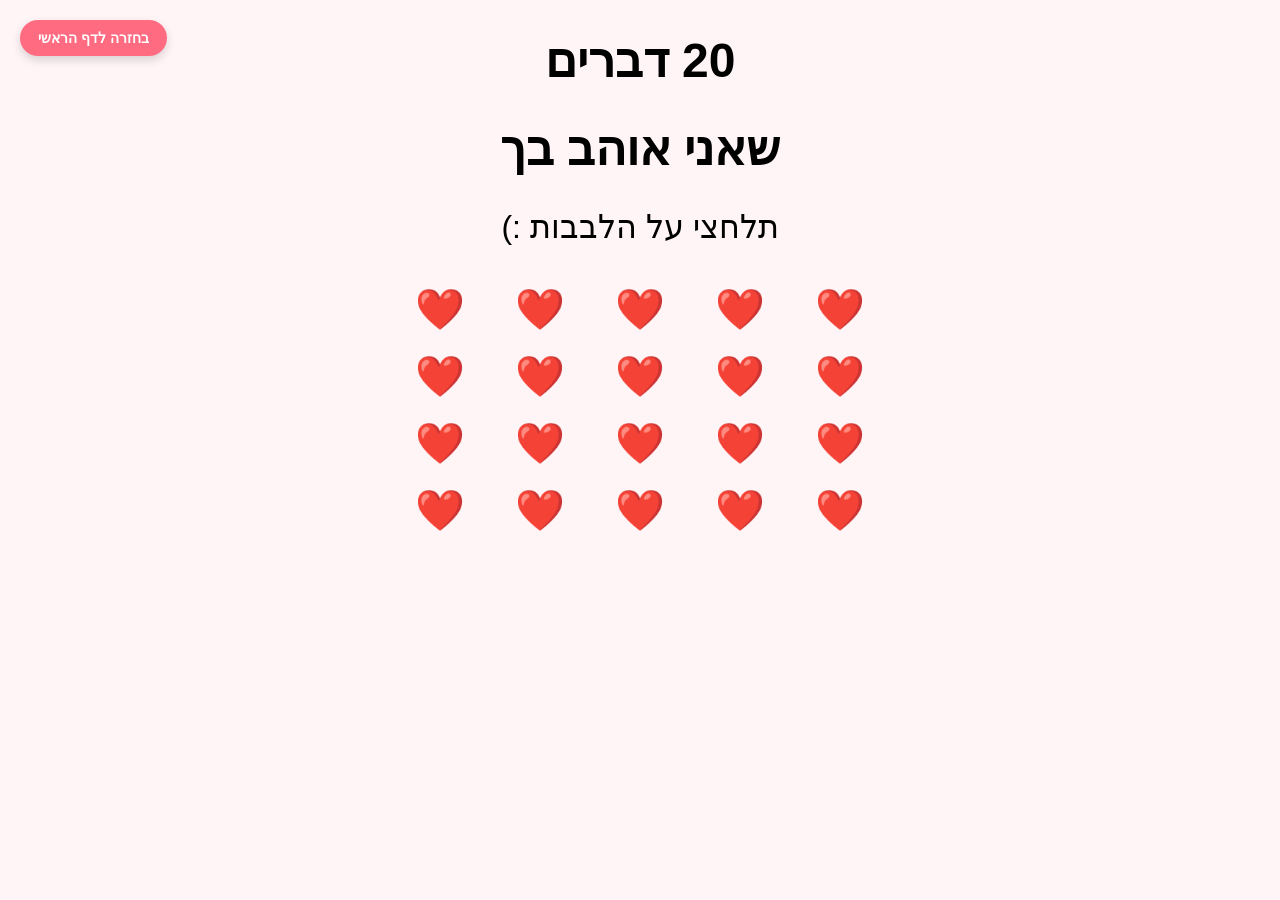
<file: pages/20-reasons-why.html>
<!DOCTYPE html>
<html lang="en">
<head>
<meta charset="UTF-8">
<meta name="viewport" content="width=device-width, initial-scale=1.0">
<title>20 דברים</title>
<link rel="stylesheet" href="../styles/love.css">
<link rel="stylesheet" href="../styles/home-button.css">
</head>

<body dir="rtl">

<h1>20 דברים</h1>
<h1>שאני אוהב בך</h1>
<p id="p1">תלחצי על הלבבות :)</p>

<div class="container">

<div class="heart" onclick="reveal(0)">❤️</div>
<div class="heart" onclick="reveal(1)">❤️</div>
<div class="heart" onclick="reveal(2)">❤️</div>
<div class="heart" onclick="reveal(3)">❤️</div>
<div class="heart" onclick="reveal(4)">❤️</div>
<div class="heart" onclick="reveal(5)">❤️</div>
<div class="heart" onclick="reveal(6)">❤️</div>
<div class="heart" onclick="reveal(7)">❤️</div>
<div class="heart" onclick="reveal(8)">❤️</div>
<div class="heart" onclick="reveal(9)">❤️</div>

<div class="heart" onclick="reveal(10)">❤️</div>
<div class="heart" onclick="reveal(11)">❤️</div>
<div class="heart" onclick="reveal(12)">❤️</div>
<div class="heart" onclick="reveal(13)">❤️</div>
<div class="heart" onclick="reveal(14)">❤️</div>
<div class="heart" onclick="reveal(15)">❤️</div>
<div class="heart" onclick="reveal(16)">❤️</div>
<div class="heart" onclick="reveal(17)">❤️</div>
<div class="heart" onclick="reveal(18)">❤️</div>
<div class="heart" onclick="reveal(19)">❤️</div>

</div>

<div id="message"></div>
<a href="../index.html" class="home-button">בחזרה לדף הראשי</a>

<script src="../scripts/love.js"></script>

</body>
</html>
</file>
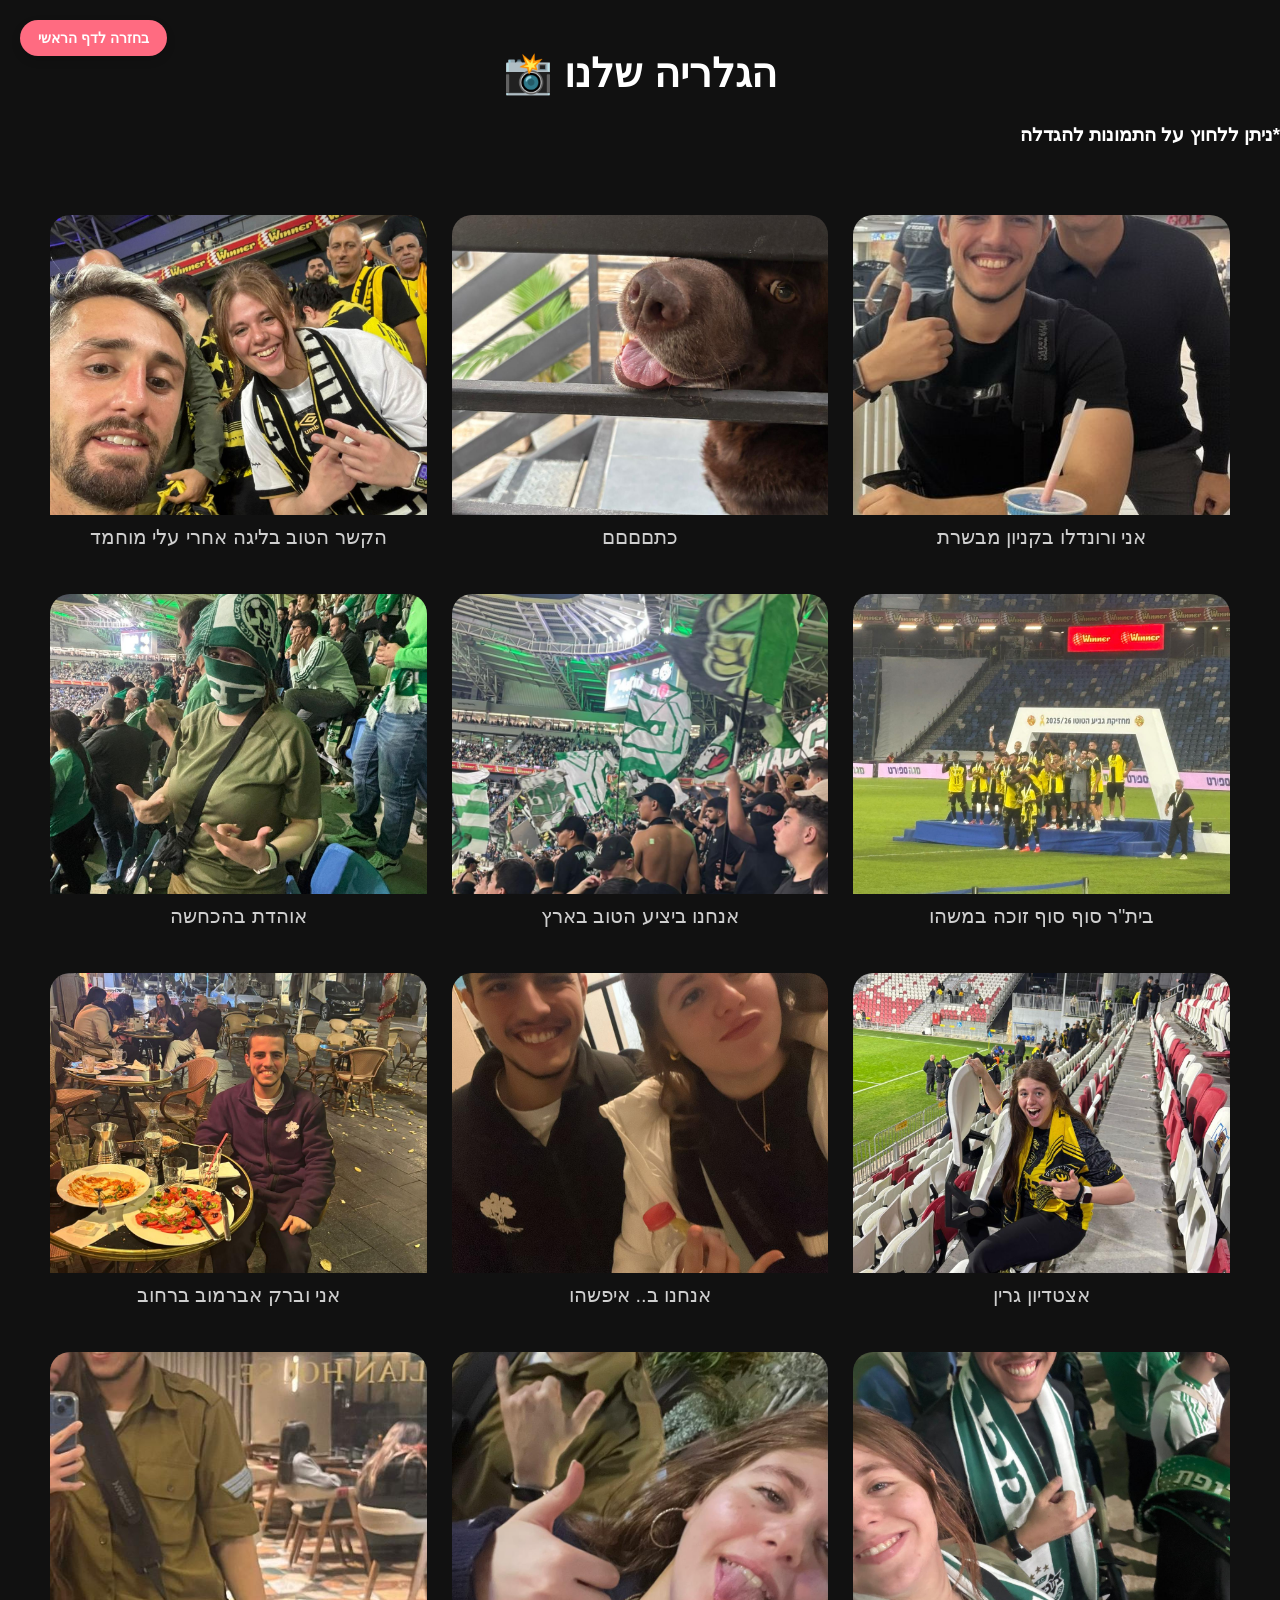
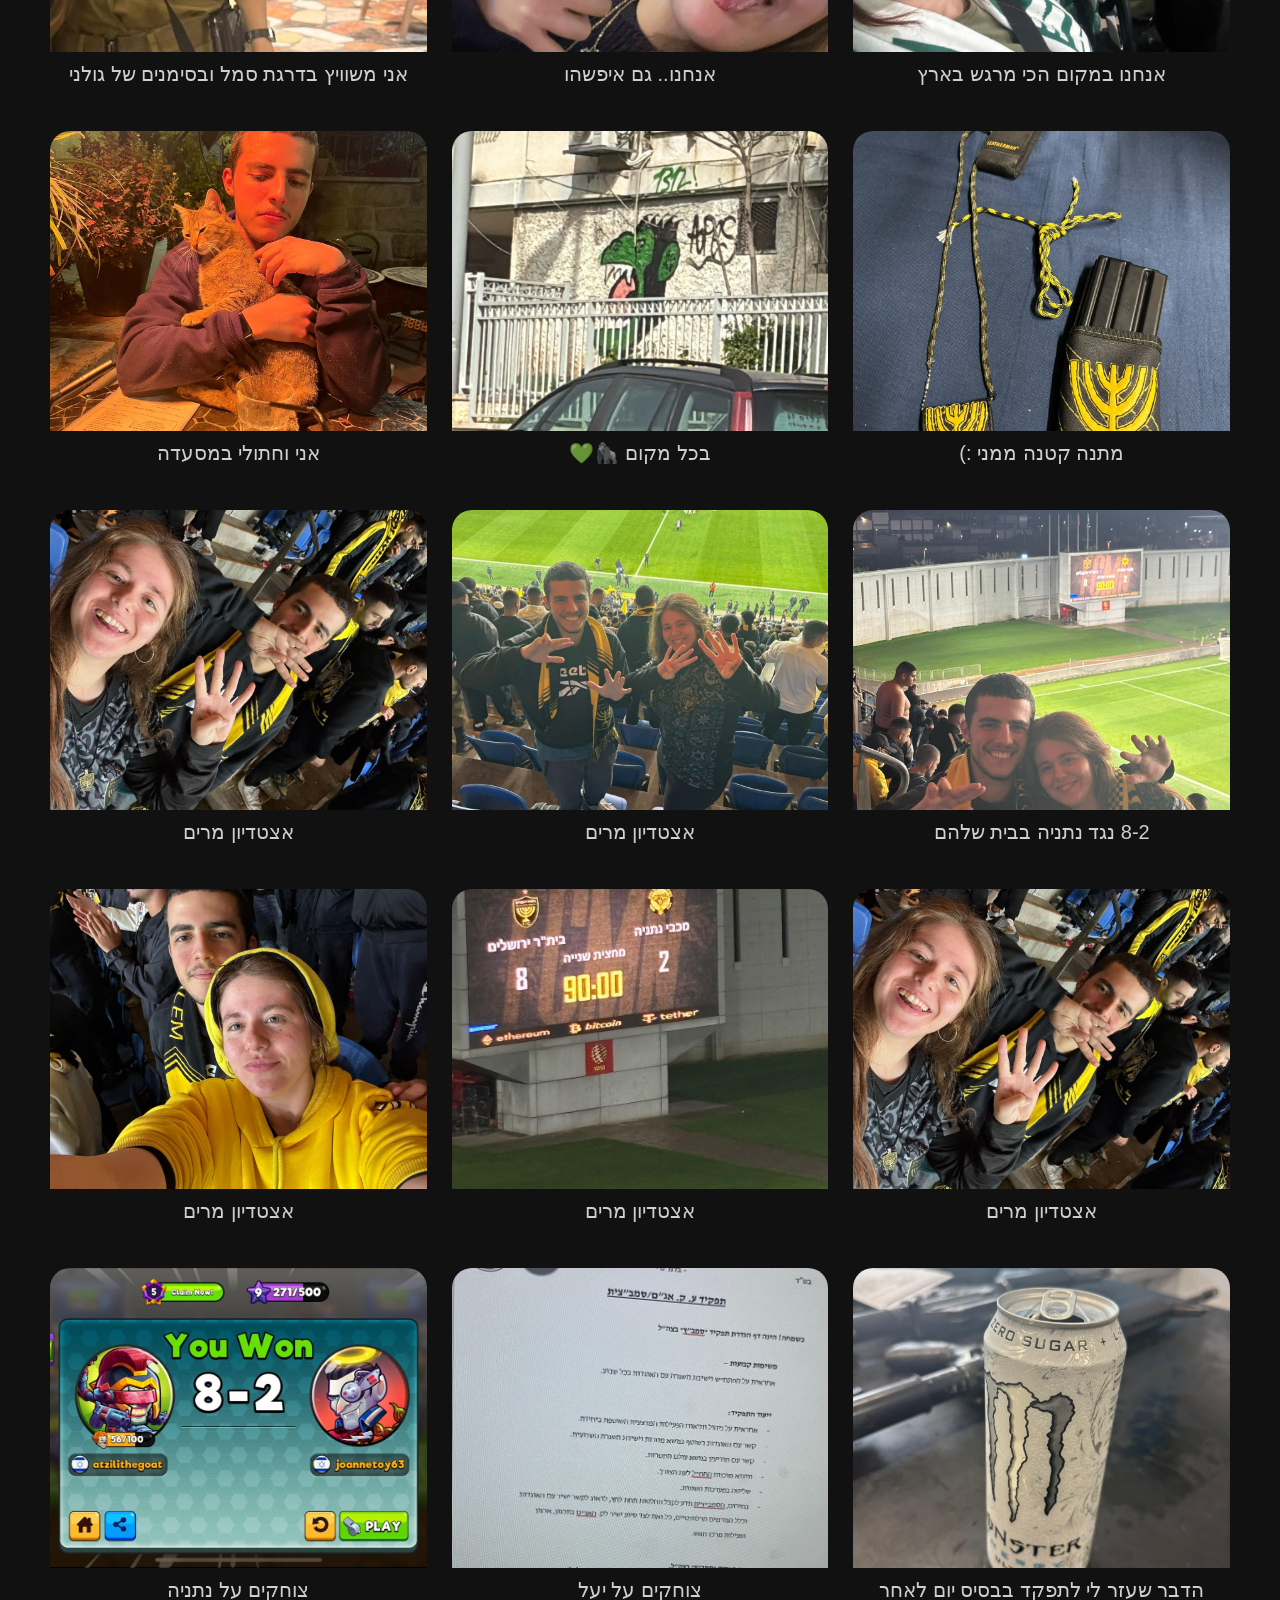
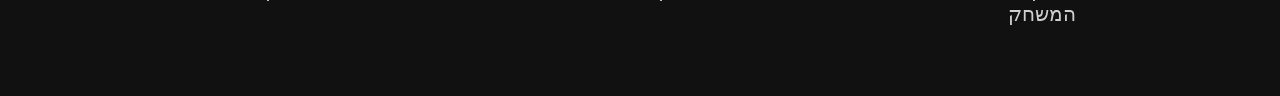
<file: pages/gallery.html>
<!DOCTYPE html>
<html lang="en">
<head>
    <meta charset="UTF-8">
    <meta name="viewport" content="width=device-width, initial-scale=1.0">
    <title>הגלריה שלנו</title>
    <link rel="stylesheet" href="../styles/gallery.css">
    <link rel="stylesheet" href="../styles/home-button.css">
</head>
<body dir="rtl">
    <h1 class="gallery-title" dir="rtl">הגלריה שלנו 📸</h1>
    <h3>*ניתן ללחוץ על התמונות להגדלה</h3>
    <div class="gallery">
        <div class="photo">
            <img src="../images/img1.png" alt="">
            <p>אני ורונדלו בקניון מבשרת</p>
        </div>
        <div class="photo">
            <img src="../images/img2.jpeg" alt="">
            <p>כתםםםם</p>
        </div>
        <div class="photo">
            <img src="../images/img3.jpeg" alt="">
            <p>הקשר הטוב בליגה אחרי עלי מוחמד </p>
        </div>
        <div class="photo">
            <img src="../images/img4.jpeg" alt="">
            <p>בית"ר סוף סוף זוכה במשהו</p>
        </div>
        <div class="photo">
            <img src="../images/img5.jpeg" alt="">
            <p>אנחנו ביציע הטוב בארץ</p>
        </div>
        <div class="photo">
            <img src="../images/img6.jpeg" alt="">
            <p>אוהדת בהכחשה</p>
        </div>
        <div class="photo">
            <img src="../images/img7.png" alt="">
            <p>אצטדיון גרין</p>
        </div>
        <div class="photo">
            <img src="../images/img8.jpeg" alt="">
            <p>אנחנו ב.. איפשהו</p>
        </div>
        <div class="photo">
            <img src="../images/img9.jpeg" alt="">
            <p>אני וברק אברמוב ברחוב</p>
        </div>
        <div class="photo">
            <img src="../images/img10.jpeg" alt="">
            <p>אנחנו במקום הכי מרגש בארץ</p>
        </div>
        <div class="photo">
            <img src="../images/img11.jpeg" alt="">
            <p>אנחנו.. גם איפשהו</p>
        </div>
        <div class="photo">
            <img src="../images/img12.jpeg" alt="">
            <p>אני משוויץ בדרגת סמל ובסימנים של גולני</p>
        </div>
        <div class="photo">
            <img src="../images/img13.jpeg" alt="">
            <p>מתנה קטנה ממני :)</p>
        </div>
        <div class="photo">
            <img src="../images/img14.jpeg" alt="">
            <p>בכל מקום 🦍💚</p>
        </div>
        <div class="photo">
            <img src="../images/img15.jpeg" alt="">
            <p>אני וחתולי במסעדה</p>
        </div>
        <div class="photo">
            <img src="../images/img16.jpeg" alt="">
            <p>8-2 נגד נתניה בבית שלהם</p>
        </div>
        <div class="photo">
            <img src="../images/img17.jpeg" alt="">
            <p>אצטדיון מרים</p>
        </div>
        <div class="photo">
            <img src="../images/img18.jpeg" alt="">
            <p>אצטדיון מרים</p>
        </div>
        <div class="photo">
            <img src="../images/img19.jpeg" alt="">
            <p>אצטדיון מרים</p>
        </div>
        <div class="photo">
            <img src="../images/img20.jpeg" alt="">
            <p>אצטדיון מרים</p>
        </div>
        <div class="photo">
            <img src="../images/img21.jpeg" alt="">
            <p>אצטדיון מרים</p>
        </div>
        <div class="photo">
            <img src="../images/img22.jpeg" alt="">
            <p>הדבר שעזר לי לתפקד בבסיס יום לאחר המשחק</p>
        </div>
        <div class="photo">
            <img src="../images/img23.jpeg" alt="">
            <p>צוחקים על יעל</p>
        </div>
        <div class="photo">
            <img src="../images/img24.jpeg" alt="">
            <p>צוחקים על נתניה</p>
        </div>
        
    </div>
    <div id="lightbox">
        <span id="close">&times;</span>
        <img id="lightbox-img">
    </div>
    <a href="../index.html" class="home-button">בחזרה לדף הראשי</a>

    <script src="../scripts/gallery.js"></script>
</body>
</html>
</file>
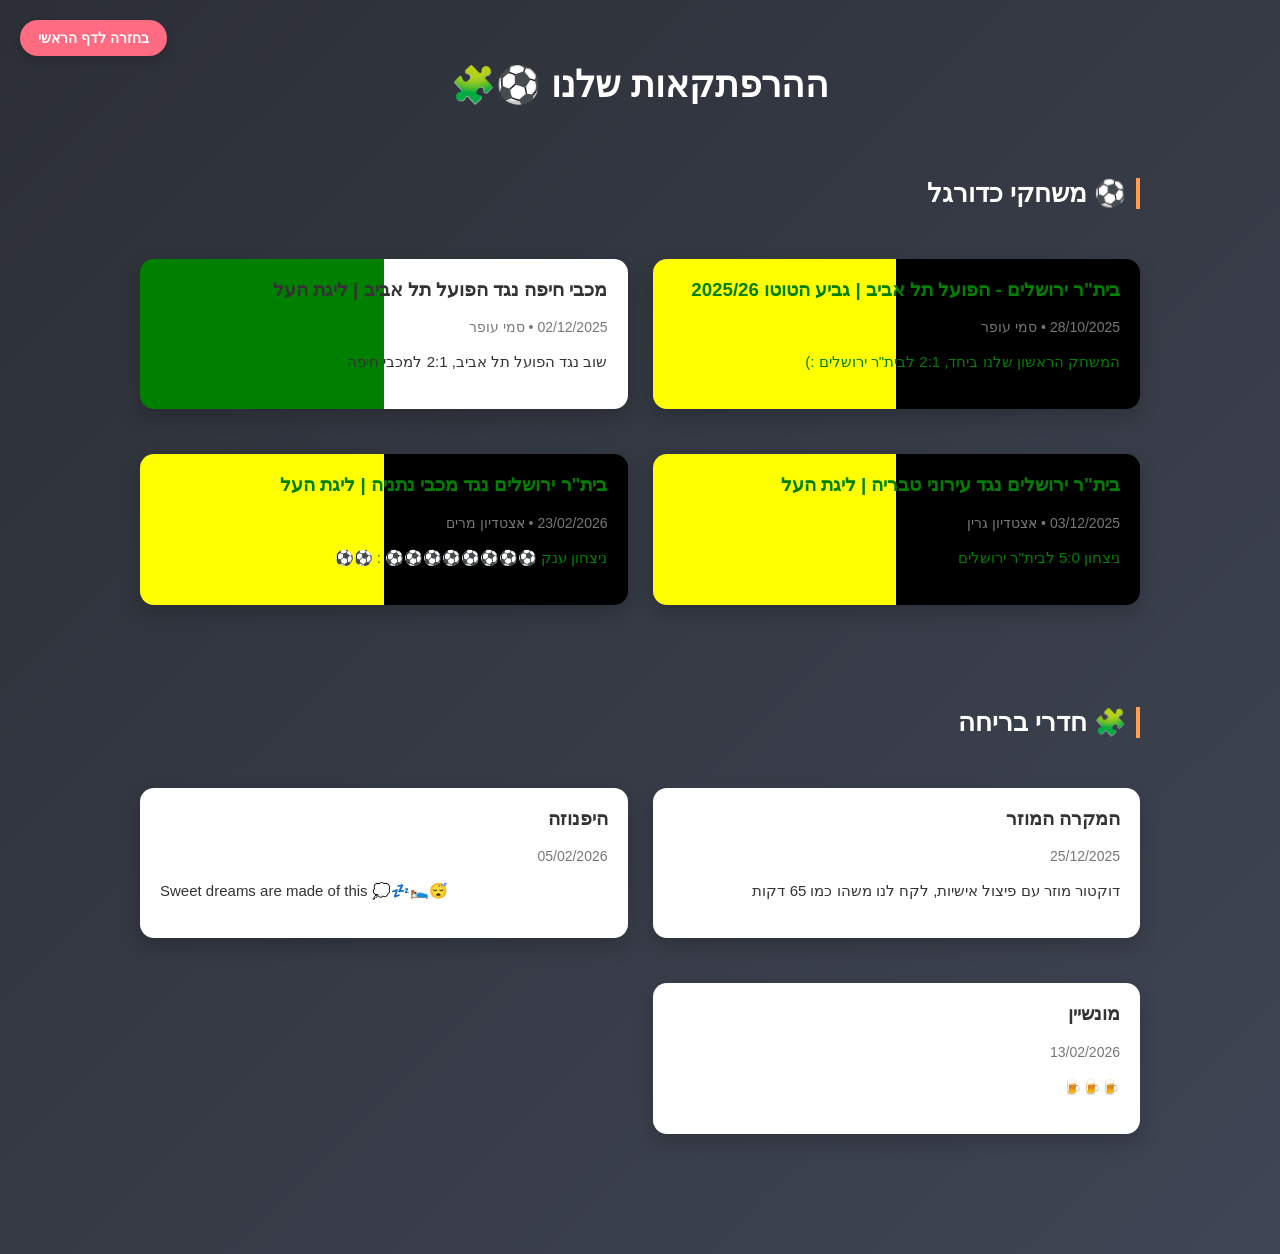
<file: pages/games.html>
<!DOCTYPE html>
<html lang="he">
<head>
<meta name="viewport" content="width=device-width, initial-scale=1.0">
<title>ההרפתקאות שלנו ⚽🧩</title>
<link rel="stylesheet" href="../styles/games.css">
<link rel="stylesheet" href="../styles/home-button.css">
</head>

<body>

<h1 class="page-title">ההרפתקאות שלנו ⚽🧩</h1>

<!-- FOOTBALL SECTION -->
<section class="section">
  <h2 class="section-title">⚽ משחקי כדורגל</h2>

  <div class="card beitar">
    <h3 class="green">בית"ר ירושלים - הפועל תל אביב | גביע הטוטו 2025/26</h3>
    <p class="date green">28/10/2025 • סמי עופר</p>
    <p class="memory green">המשחק הראשון שלנו ביחד, 2:1 לבית"ר ירושלים :)</p>
  </div>

  <div class="card haifa">
    <h3>מכבי חיפה נגד הפועל תל אביב | ליגת העל</h3>
    <p class="date">02/12/2025 • סמי עופר</p>
    <p class="memory">שוב נגד הפועל תל אביב, 2:1 למכבי חיפה</p>
  </div>

  <div class="card beitar">
    <h3 class="green">בית"ר ירושלים נגד עירוני טבריה | ליגת העל</h3>
    <p class="date green">03/12/2025 • אצטדיון גרין</p>
    <p class="memory green">ניצחון 5:0 לבית"ר ירושלים</p>
  </div>

  <div class="card beitar">
    <h3 class="green">בית"ר ירושלים נגד מכבי נתניה | ליגת העל</h3>
    <p class="date green">23/02/2026 • אצטדיון מרים</p>
    <p class="memory green">ניצחון ענק ⚽⚽⚽⚽⚽⚽⚽⚽ : ⚽⚽</p>
  </div>
</section>

<!-- ESCAPE ROOM SECTION -->
<section class="section">
  <h2 class="section-title">🧩 חדרי בריחה</h2>

  <div class="card">
    <h3>המקרה המוזר</h3>
    <p class="date">25/12/2025</p>
    <p class="memory">דוקטור מוזר עם פיצול אישיות, לקח לנו משהו כמו 65 דקות</p>
  </div>

  <div class="card">
    <h3>היפנוזה</h3>
    <p class="date">05/02/2026</p>
    <p class="memory" dir="ltr">Sweet dreams are made of this 💭💤🛌😴</p>
  </div>

  <div class="card">
    <h3>מונשיין</h3>
    <p class="date">13/02/2026</p>
    <p class="memory">🍺🍺🍺</p>
  </div>
</section>
<a href="../index.html" class="home-button">בחזרה לדף הראשי</a>

</body>
</html>
</file>
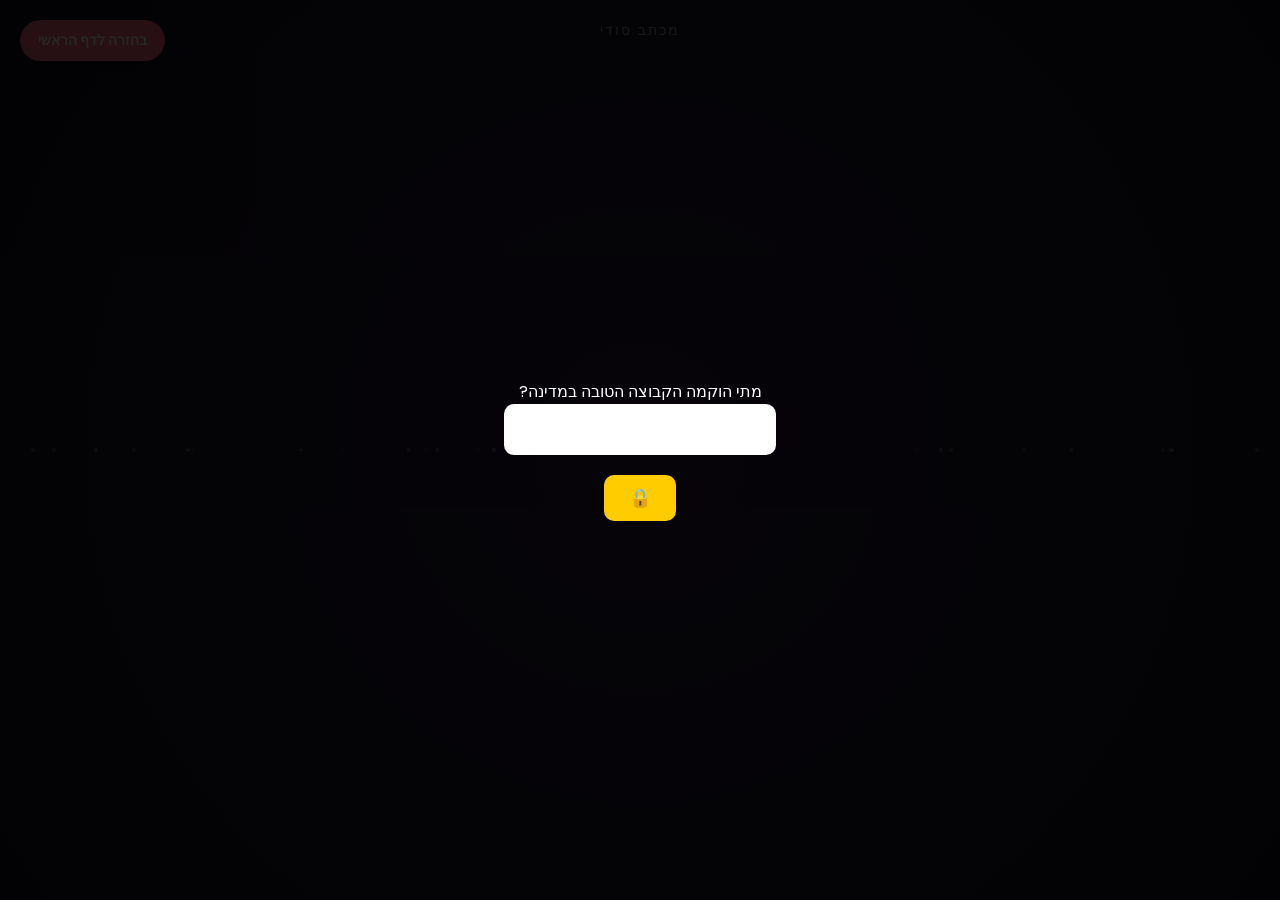
<file: pages/secret.html>
<!DOCTYPE html>
<html lang="en">
<head>
<meta charset="UTF-8">
<meta name="viewport" content="width=device-width, initial-scale=1.0">
<title>מכתב סודי</title>

<!-- Google Fonts -->
<link href="https://fonts.googleapis.com/css2?family=Playfair+Display:wght@500;700&family=Poppins:wght@300;400&display=swap" rel="stylesheet">
<link rel="stylesheet" href="../styles/secret.css" >
<link rel="stylesheet" href="../styles/home-button.css">
</head>

<body dir="rtl">

<div class="unlock-text">מכתב סודי</div>

<!-- Password overlay -->
<div id="passwordOverlay">
    <p>מתי הוקמה הקבוצה הטובה במדינה?</p>
    <input type="text" id="pwInput" placeholder="">
    <button id="pwBtn">🔒</button>
</div>

<!-- Secret letter -->
<div id="letterWrapper">
    <div class="secret-letter">
        <h1 class="letter-title">לגילי,</h1>

        <p class="letter-text">
            גילי, אהבה שלי, היום את מסכמת 2 עשורים בעולם שלנו ומתחילה פרק חדש בחייך.
        </p>

        <p class="letter-text">
            אני רוצה לאחל לך רק טוב, שלנצח תהיי מוקפת באנשים שאוהבים אותך ושאת אוהבת
        </p>

        <p class="letter-text">
            שתישארי בן אדם עם הלב הזהב, האכפתיות, החמלה והרגישות כלפי הסביבה
        </p>
        <p class="letter-text">
            אני מקווה שזו רק תחילת הדרך שלנו, שנחווה ביחד עוד מלא רגעים של צחוק, שמחה, בכי וזכרונות שישארו איתנו לתמיד
        </p>
        <div class="signature">
            אוהב,
            <br>
            נווה
        </div>
    </div>
</div>
<a href="../index.html" class="home-button">בחזרה לדף הראשי</a>

<script src="../scripts/secret.js"></script>

</body>
</html>
</file>
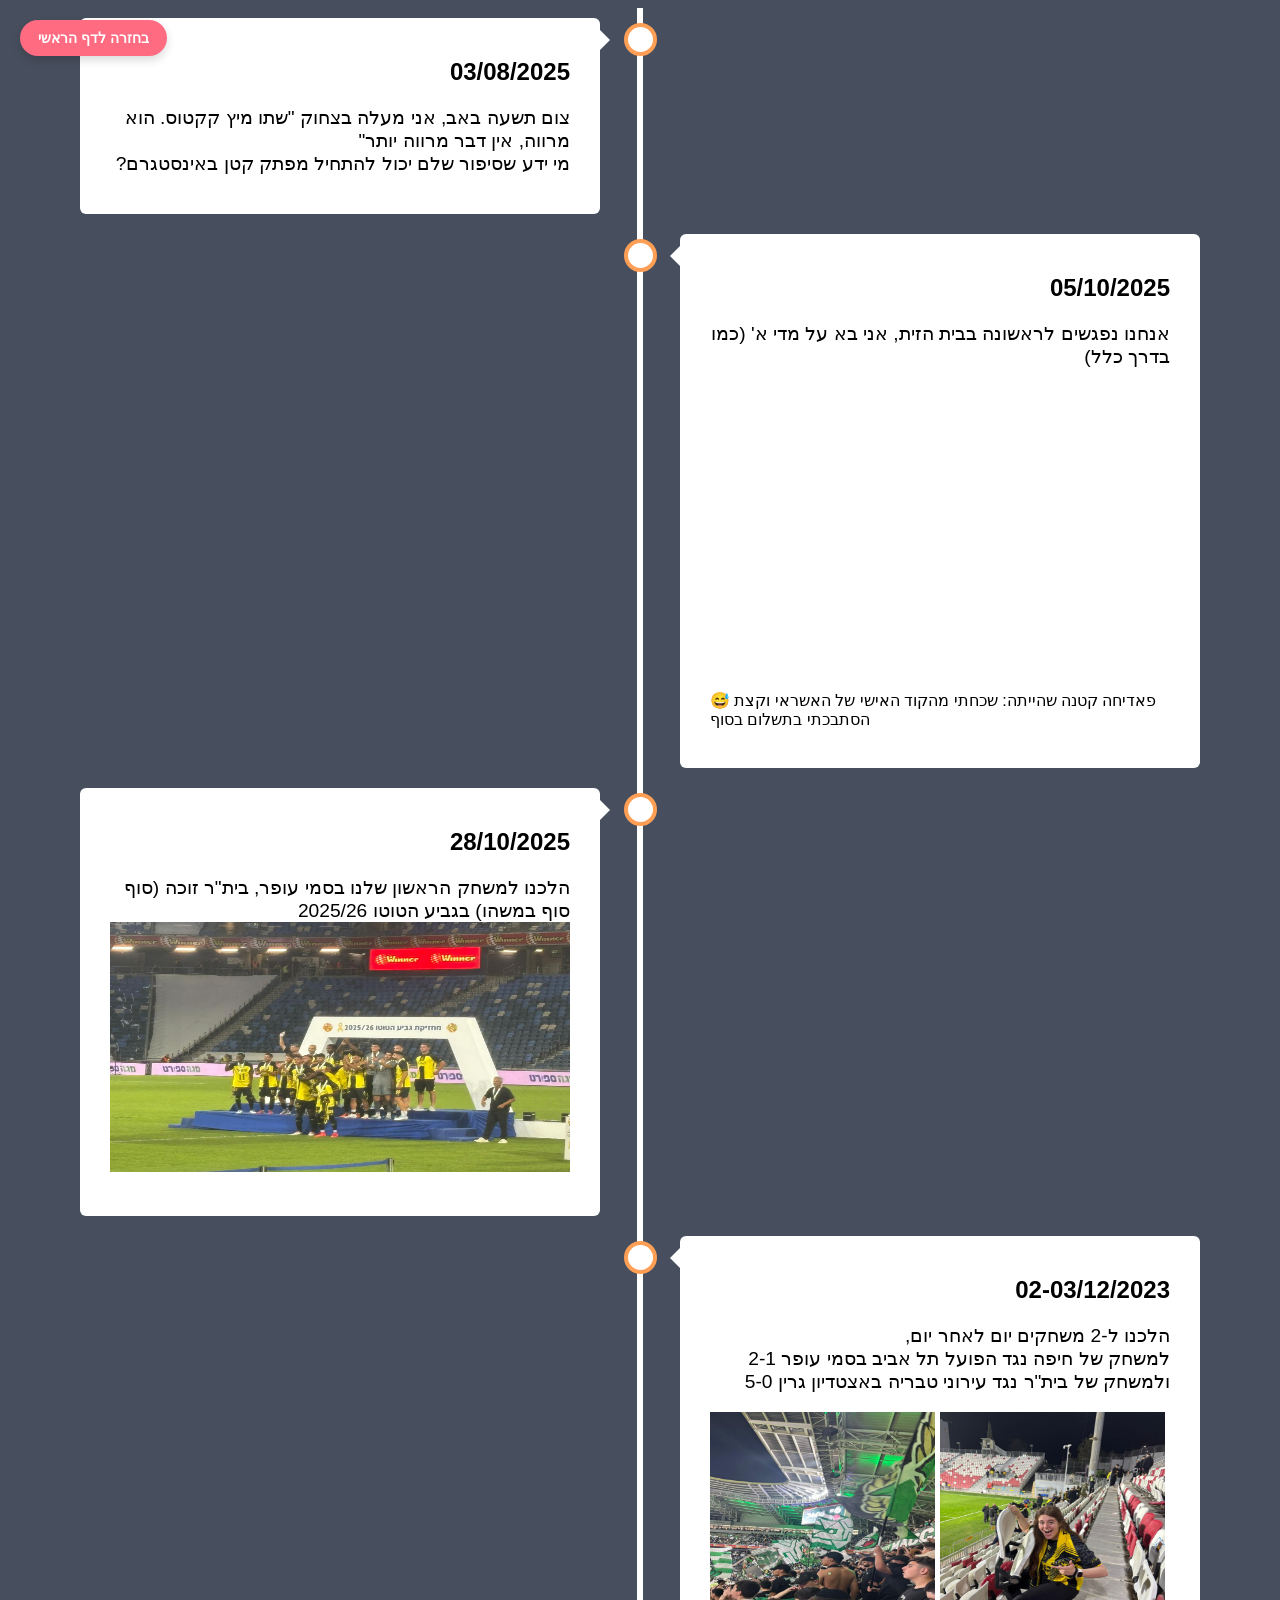
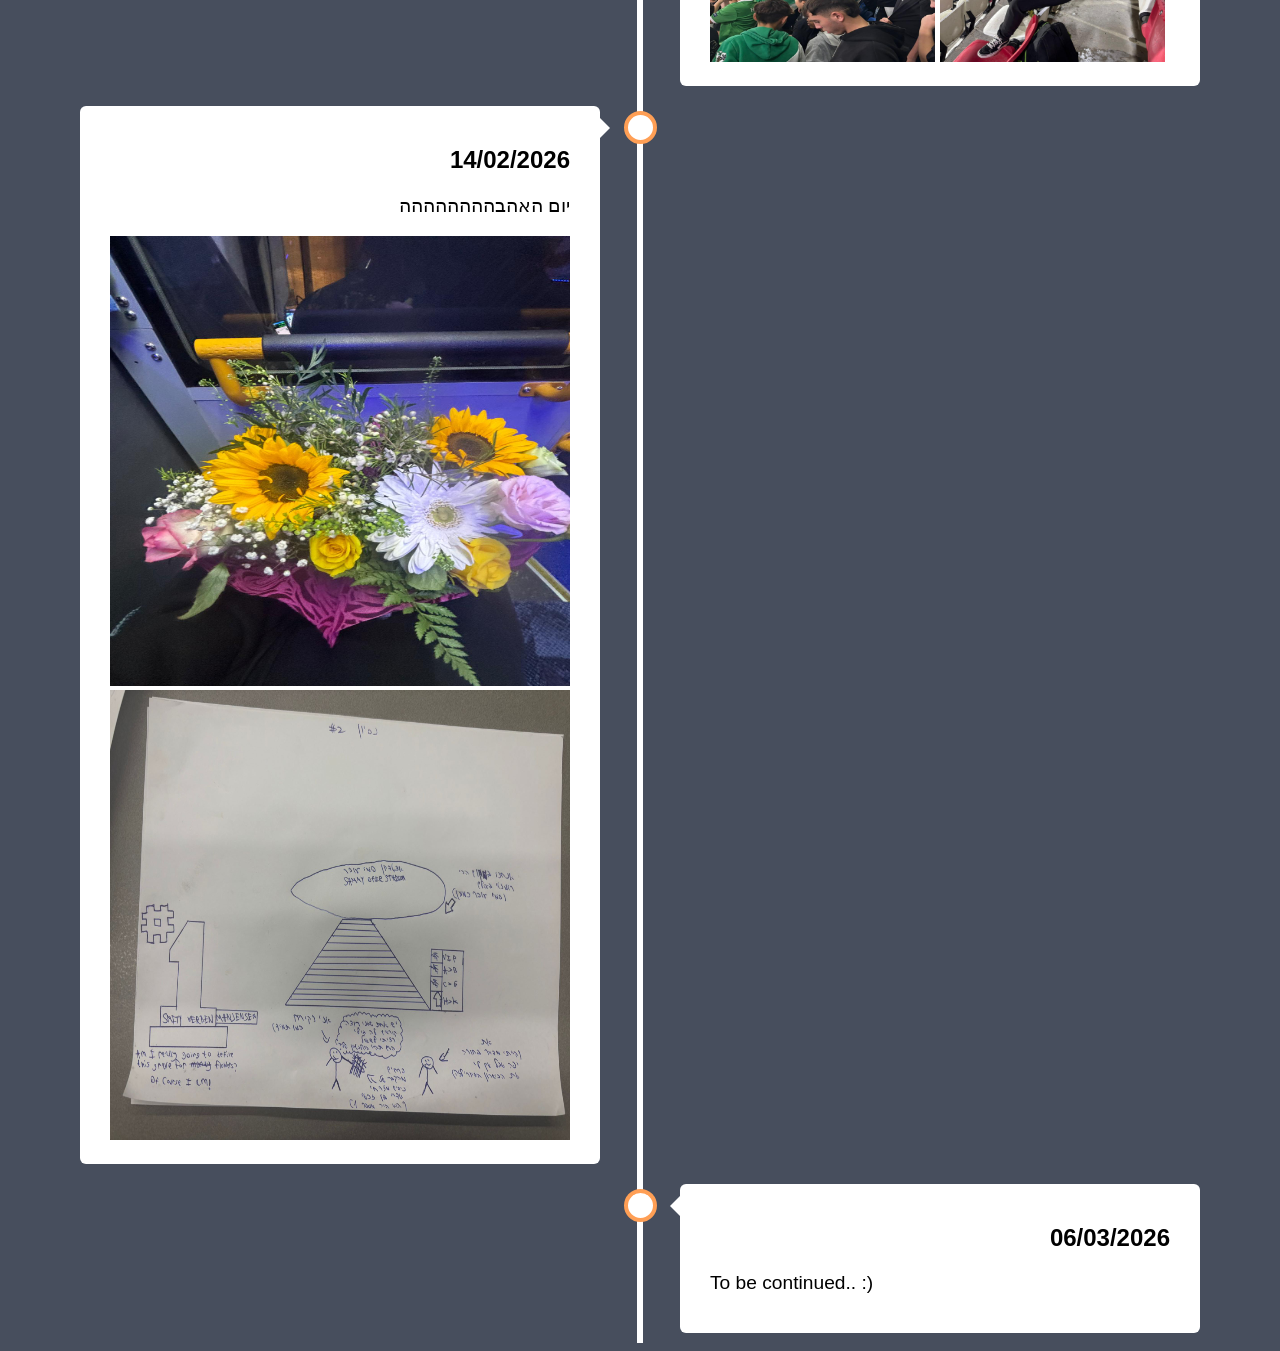
<file: pages/timeline.html>
<!DOCTYPE html> 
<html>
   <head>
      <meta name="viewport" content="width=device-width, initial-scale=1.0">
      <title>ציר הזמן</title>
      <link rel="stylesheet" href="../styles/timeline.css">
      <link rel="stylesheet" href="../styles/home-button.css">
   </head>
   <body>
      <div class="timeline">
         <div class="container left">
            <div class="content">
               <h2 dir="rtl">03/08/2025</h2>
               <p dir="rtl"> צום תשעה באב, אני מעלה בצחוק "שתו מיץ קקטוס. הוא מרווה, אין דבר מרווה יותר" <br> מי ידע שסיפור שלם יכול להתחיל מפתק קטן באינסטגרם? </p>
            </div>
         </div>
         <div class="container right">
            <div class="content">
               <h2 dir="rtl">05/10/2025</h2>
               <p dir="rtl"> אנחנו נפגשים לראשונה בבית הזית, אני בא על מדי א' (כמו בדרך כלל) 
               <div style="width: 100%"><iframe width="100%" height="300" frameborder="0" scrolling="no" marginheight="0" marginwidth="0" src="https://maps.google.com/maps?width=100%25&amp;height=600&amp;hl=en&amp;q=%D7%93%D7%A8%D7%9A%20%D7%94%D7%92%D7%A4%D7%9F%201%20%D7%91%D7%99%D7%AA%20%D7%94%D7%96%D7%99%D7%AA+(My%20Business%20Name)&amp;t=&amp;z=14&amp;ie=UTF8&amp;iwloc=B&amp;output=embed"><a href="https://www.mapsdirections.info/de/evolkerung-auf-einer-karte-berechnen/">interaktive Bevölkerungskarte</a></iframe></div>
               😅 פאדיחה קטנה שהייתה: שכחתי מהקוד האישי של האשראי וקצת הסתבכתי בתשלום בסוף </p> 
            </div>
         </div>
         <div class="container left">
            <div class="content">
               <h2 dir="rtl">28/10/2025</h2>
               <p dir="rtl"> הלכנו למשחק הראשון שלנו בסמי עופר, בית"ר זוכה (סוף סוף במשהו) בגביע הטוטו 2025/26 <br> <img src="../images/img4.jpeg" height="250" width="100%"> </p>
            </div>
         </div>
         <div class="container right">
            <div class="content">
               <h2 dir="rtl">02-03/12/2023</h2>
               <p dir="rtl"> הלכנו ל-2 משחקים יום לאחר יום, <br> למשחק של חיפה נגד הפועל תל אביב בסמי עופר 2-1 <br> ולמשחק של בית"ר נגד עירוני טבריה באצטדיון גרין 5-0 </p>
               <img src="../images/img5.jpeg" alt="" height="250" width="49%" style="display: inline;">
               <img src="../images/img7.png" alt="" height="250" width="49%" style="display: inline;">
            </div>
         </div>
         <div class="container left">
            <div class="content">
               <h2 dir="rtl">14/02/2026</h2>
               <p dir="rtl">יום האהבהההההההה</p>
               <img src="../images/flowers.jpeg" alt="flowers" height="450" width="100%">
               <img src="../images/valentines.jpeg" alt="valentines" height="450" width="100%">
            </div>
         </div>
         <div class="container right">
            <div class="content">
               <h2 dir="rtl">06/03/2026</h2>
               <p dir="ltr">To be continued..  :)</p>
            </div>
         </div>
      </div>
      <a href="../index.html" class="home-button">בחזרה לדף הראשי</a>
   </body>
</html>
</file>
<file: styles/love.css>
body{
    font-family: Arial;
    text-align:center;
    background:#fff5f7;
}

h1{
    font-size:3em;
}
#p1 {
    font-size:2em;
}
.container{
    display:grid;
    grid-template-columns: repeat(5, 80px);
    gap:20px;
    justify-content:center;
    margin-top:40px;
}

.heart{
    font-size:40px;
    cursor:pointer;
    transition: transform 0.2s;
}

.heart:hover{
    transform: scale(1.3);
}

#message{
    margin-top:40px;
    font-size:22px;
    max-width:600px;
    margin-left:auto;
    margin-right:auto;
}
</file>
<file: styles/home-button.css>
.home-button{
    position: fixed;
    top: 20px;
    left: 20px;

    background: #ff6b81;
    color: white;
    text-decoration: none;

    padding: 10px 18px;
    border-radius: 25px;

    font-weight: bold;
    font-size: 14px;

    box-shadow: 0 4px 10px rgba(0,0,0,0.15);

    transition: all 0.2s ease;
}

.home-button:hover{
    background: #ff4d6d;
    transform: scale(1.08);
}
</file>
<file: styles/gallery.css>
body {
    margin: 0;
    font-family: 'Heebo', sans-serif;
    background: #111;
    color: white;
}

.gallery-title {
    text-align: center;
    margin-top: 50px;
    font-size: 40px;
}
/*.gallery {
    display: grid;
    grid-template-columns: repeat(auto-fit, minmax(250px, 1fr));
    gap: 25px;
    padding: 50px;
} */
.gallery {
    display: grid;
    grid-template-columns: repeat(3, 1fr);
    gap: 25px;
    padding: 50px;
}

.photo {
    overflow: hidden;
    border-radius: 20px;
    cursor: pointer;
    transition: transform 0.3s ease;
}

.photo img {
    width: 100%;
    height: 300px;
    object-fit: cover;
    display: block;
    transition: transform 0.4s ease;
}

.photo:hover img {
    transform: scale(1.08);
}

.photo p {
    text-align: center;
    margin-top: 10px;
    font-size: 20px;
    opacity: 0.8;
}

/* Lightbox */
#lightbox {
    position: fixed;
    inset: 0;
    background: rgba(0,0,0,0.9);
    display: none;
    justify-content: center;
    align-items: center;
    z-index: 9999;
}

#lightbox img {
    max-width: 90%;
    max-height: 80%;
    border-radius: 15px;
}

#close {
    position: absolute;
    top: 30px;
    right: 40px;
    font-size: 40px;
    cursor: pointer;
}
</file>
<file: styles/games.css>
* {
  box-sizing: border-box;
}

body {
  margin: 0;
  font-family: Helvetica, sans-serif;
  background: linear-gradient(135deg, #2c2f36, #3f4554);
  color: white;
  direction: rtl;
  padding: 40px 20px;
}

.page-title {
  text-align: center;
  font-size: 36px;
  margin-bottom: 50px;
}

.section {
  max-width: 1000px;
  margin: 0 auto 60px auto;
}

.section-title {
  font-size: 26px;
  margin-bottom: 25px;
  border-right: 4px solid #ff9f55;
  padding-right: 10px;
}
.green {
    color:green;
}
.card {
  background: white;
  color: #333;
  padding: 20px;
  border-radius: 14px;
  margin-bottom: 20px;
  box-shadow: 0 8px 20px rgba(0,0,0,0.2);
  transition: transform 0.2s ease, box-shadow 0.2s ease;
}
.beitar {
    background: linear-gradient(
    to right,
    yellow 0%,
    yellow 50%,
    black 50%,
    black 100%
  );
}
.haifa {
    background: linear-gradient(
    to right,
    green 0%,
    green 50%,
    white 50%,
    white 100%
  );
}
.card:hover {
  transform: translateY(-5px);
  box-shadow: 0 12px 25px rgba(0,0,0,0.25);
}

.card h3 {
  margin-top: 0;
}

.date {
  font-size: 14px;
  color: #777;
  margin-bottom: 10px;
}

.memory {
  font-size: 15px;
  line-height: 1.6;
}

/* Responsive */
@media (min-width: 768px) {
  .section {
    display: grid;
    grid-template-columns: repeat(2, 1fr);
    gap: 25px;
  }

  .section-title {
    grid-column: span 2;
  }
}
</file>
<file: styles/secret.css>
* {
    margin: 0;
    padding: 0;
    box-sizing: border-box;
}

body {
    min-height: 100svh; /* safest modern mobile unit */
    display: flex;
    justify-content: center;
    align-items: center;
    background: radial-gradient(circle at center, #2b1d3a, #0f0c1a);
    font-family: 'Poppins', sans-serif;
    color: white;
    margin: 0;
}

/* Fade in animation */
body {
    animation: fadeInPage 1.5s ease forwards;
}

@keyframes fadeInPage {
    from { opacity: 0; }
    to { opacity: 1; }
}

/* Floating particles */
.particle {
    position: absolute;
    width: 4px;
    height: 4px;
    background: rgba(255,255,255,0.3);
    border-radius: 50%;
    animation: float 8s infinite linear;
}

@keyframes float {
    from { transform: translateY(100vh); opacity: 0; }
    50% { opacity: 1; }
    to { transform: translateY(-10vh); opacity: 0; }
}

/* Letter Card */
.secret-letter {
    background: rgba(255, 255, 255, 0.05);
    backdrop-filter: blur(12px);
    padding: 60px 50px;
    border-radius: 25px;
    max-width: 650px;
    text-align: center;
    box-shadow: 0 30px 80px rgba(0,0,0,0.6);
    animation: letterAppear 1.8s ease forwards;
    transform: scale(0.95);
    display: none; /* hidden until password is correct */
}

@keyframes letterAppear {
    to { transform: scale(1); }
}

.letter-title {
    font-family: 'Playfair Display', serif;
    font-size: 38px;
    margin-bottom: 25px;
    letter-spacing: 1px;
}

.letter-text {
    font-size: 17px;
    line-height: 1.8;
    font-weight: 300;
    margin-bottom: 18px;
}

.signature {
    margin-top: 30px;
    font-size: 18px;
    opacity: 0.8;
}

/* Small top message */
.unlock-text {
    position: fixed;
    top: 20px;
    left: 0;
    right: 0;
    text-align: center;
    font-size: 14px;
    letter-spacing: 2px;
    opacity: 0.6;
    font-size: 14px;
    letter-spacing: 2px;
    opacity: 0.6;
}

/* Password overlay */
#passwordOverlay {
    position: fixed;
    inset: 0;
    background: rgba(0,0,0,0.85);
    display: flex;
    justify-content: center;
    align-items: center;
    flex-direction: column;
    z-index: 1000;
}

#passwordOverlay input {
    padding: 15px 20px;
    font-size: 18px;
    border-radius: 10px;
    border: none;
    margin-bottom: 20px;
    outline: none;
}

#passwordOverlay button {
    padding: 12px 25px;
    font-size: 18px;
    border-radius: 10px;
    border: none;
    cursor: pointer;
    background: #ffcc00;
    color: #111;
    font-weight: bold;
    transition: transform 0.2s ease;
}

#passwordOverlay button:hover {
    transform: scale(1.05);
}
</file>
<file: styles/timeline.css>
* {
	box-sizing: border-box;
}

body {
	background-color: #474e5d;
	font-family: Helvetica, sans-serif;
	direction: ltr;
}

/* The actual timeline (the vertical ruler) */
.timeline {
	position: relative;
	max-width: 1200px;
	margin: 0 auto;
}

/* The actual timeline (the vertical ruler) */
.timeline::after {
	content: '';
	position: absolute;
	width: 6px;
	background-color: white;
	top: 0;
	bottom: 0;
	left: 50%;
	margin-left: -3px;
}

/* Container around content */
.container {
	padding: 10px 40px;
	position: relative;
	background-color: inherit;
	width: 50%;
}

/* The circles on the timeline */
.container::after {
	content: '';
	position: absolute;
	width: 25px;
	height: 25px;
	right: -17px;
	background-color: white;
	border: 4px solid #FF9F55;
	top: 15px;
	border-radius: 50%;
	z-index: 1;
}

/* Place the container to the left */
.left {
	left: 0;
}

/* Place the container to the right */
.right {
	left: 50%;
}

/* Add arrows to the left container (pointing right) */
.left::before {
	content: " ";
	height: 0;
	position: absolute;
	top: 22px;
	width: 0;
	z-index: 1;
	right: 30px;
	border: medium solid white;
	border-width: 10px 0 10px 10px;
	border-color: transparent transparent transparent white;
}

/* Add arrows to the right container (pointing left) */
.right::before {
	content: " ";
	height: 0;
	position: absolute;
	top: 22px;
	width: 0;
	z-index: 1;
	left: 30px;
	border: medium solid white;
	border-width: 10px 10px 10px 0;
	border-color: transparent white transparent transparent;
}

/* Fix the circle for containers on the right side */
.right::after {
	left: -16px;
}

/* The actual content */
.content {
	padding: 20px 30px;
	background-color: white;
	position: relative;
	border-radius: 6px;
}

/* Media queries - Responsive timeline on screens less than 600px wide */
@media screen and (max-width: 600px) {

	/* Place the timelime to the left */
	.timeline::after {
		left: 31px;
	}

	/* Full-width containers */
	.container {
		width: 100%;
		padding-left: 70px;
		padding-right: 25px;
	}

	/* Make sure that all arrows are pointing leftwards */
	.container::before {
		left: 60px;
		border: medium solid white;
		border-width: 10px 10px 10px 0;
		border-color: transparent white transparent transparent;
	}

	/* Make sure all circles are at the same spot */
	.left::after,
	.right::after {
		left: 15px;
	}

	/* Make all right containers behave like the left ones */
	.right {
		left: 0%;
	}
}
p {
  font-size:1.2em;
}
</file>
